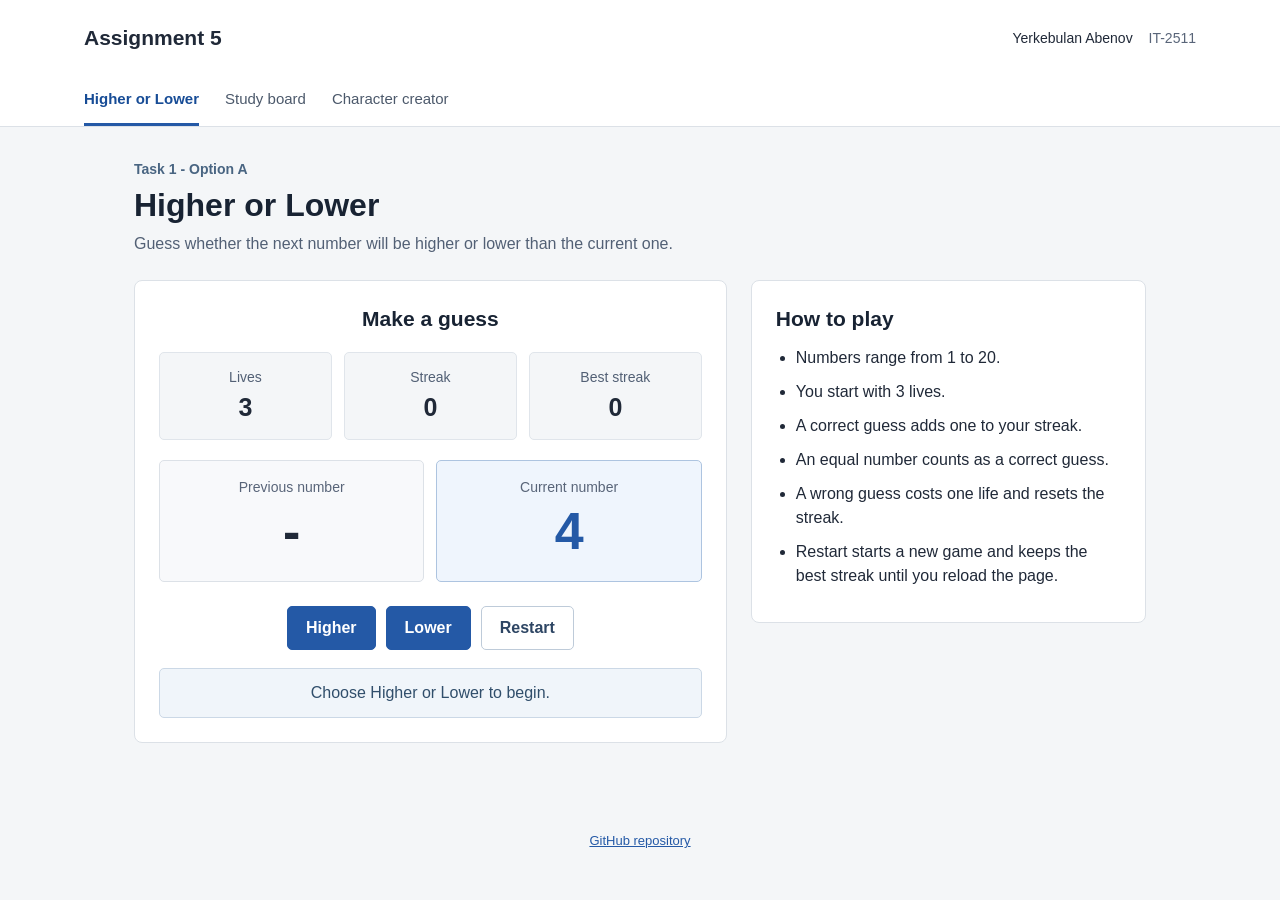
<file: index.html>
<!DOCTYPE html>
<html lang="en">
<head>
  <meta charset="UTF-8">
  <meta name="viewport" content="width=device-width, initial-scale=1.0">
  <meta name="description" content="JavaScript Assignment 5 by Yerkebulan Abenov, IT-2511.">
  <title>Higher or Lower | Assignment 5</title>
  <link rel="stylesheet" href="style.css">
  <script src="js/task1.js" defer></script>
</head>
<body>
  <header class="site-header">
    <div class="header-inner">
      <a class="brand" href="index.html">Assignment 5</a>
      <p class="student-info">Yerkebulan Abenov <span>IT-2511</span></p>
    </div>
    <nav class="nav" aria-label="Main navigation">
      <a href="index.html" aria-current="page">Higher or Lower</a>
      <a href="board.html">Study board</a>
      <a href="character.html">Character creator</a>
    </nav>
  </header>

  <main class="page">
    <div class="page-heading">
      <p class="eyebrow">Task 1 - Option A</p>
      <h1>Higher or Lower</h1>
      <p>Guess whether the next number will be higher or lower than the current one.</p>
    </div>

    <div class="game-layout">
      <section class="panel game-panel" id="game-panel" aria-labelledby="game-title">
        <h2 id="game-title">Make a guess</h2>
        <div class="stats">
          <div class="stat">
            <span class="stat-label">Lives</span>
            <strong class="stat-value" id="lives">-</strong>
          </div>
          <div class="stat">
            <span class="stat-label">Streak</span>
            <strong class="stat-value" id="streak">-</strong>
          </div>
          <div class="stat">
            <span class="stat-label">Best streak</span>
            <strong class="stat-value" id="best-streak">-</strong>
          </div>
        </div>

        <div class="number-row">
          <div class="number-box">
            <span>Previous number</span>
            <strong id="previous-number">-</strong>
          </div>
          <div class="number-box current-number-box">
            <span>Current number</span>
            <strong id="current-number">-</strong>
          </div>
        </div>

        <div class="button-row">
          <button class="button" id="higher-button" type="button">Higher</button>
          <button class="button" id="lower-button" type="button">Lower</button>
          <button class="button button-secondary" id="restart-button" type="button">Restart</button>
        </div>
        <p class="message is-neutral" id="game-message" role="status" aria-live="polite"></p>
      </section>

      <aside class="panel rules-panel" aria-labelledby="rules-title">
        <h2 id="rules-title">How to play</h2>
        <ul class="rules-list">
          <li>Numbers range from <span id="number-range"></span>.</li>
          <li>You start with <span id="starting-lives"></span> lives.</li>
          <li>A correct guess adds one to your streak.</li>
          <li>An equal number counts as a correct guess.</li>
          <li>A wrong guess costs one life and resets the streak.</li>
          <li>Restart starts a new game and keeps the best streak until you reload the page.</li>
        </ul>
      </aside>
    </div>
  </main>

  <footer class="site-footer">
    <a href="https://github.com/Abenovv/Web-technology-5-assignment">GitHub repository</a>
  </footer>
</body>
</html>
</file>
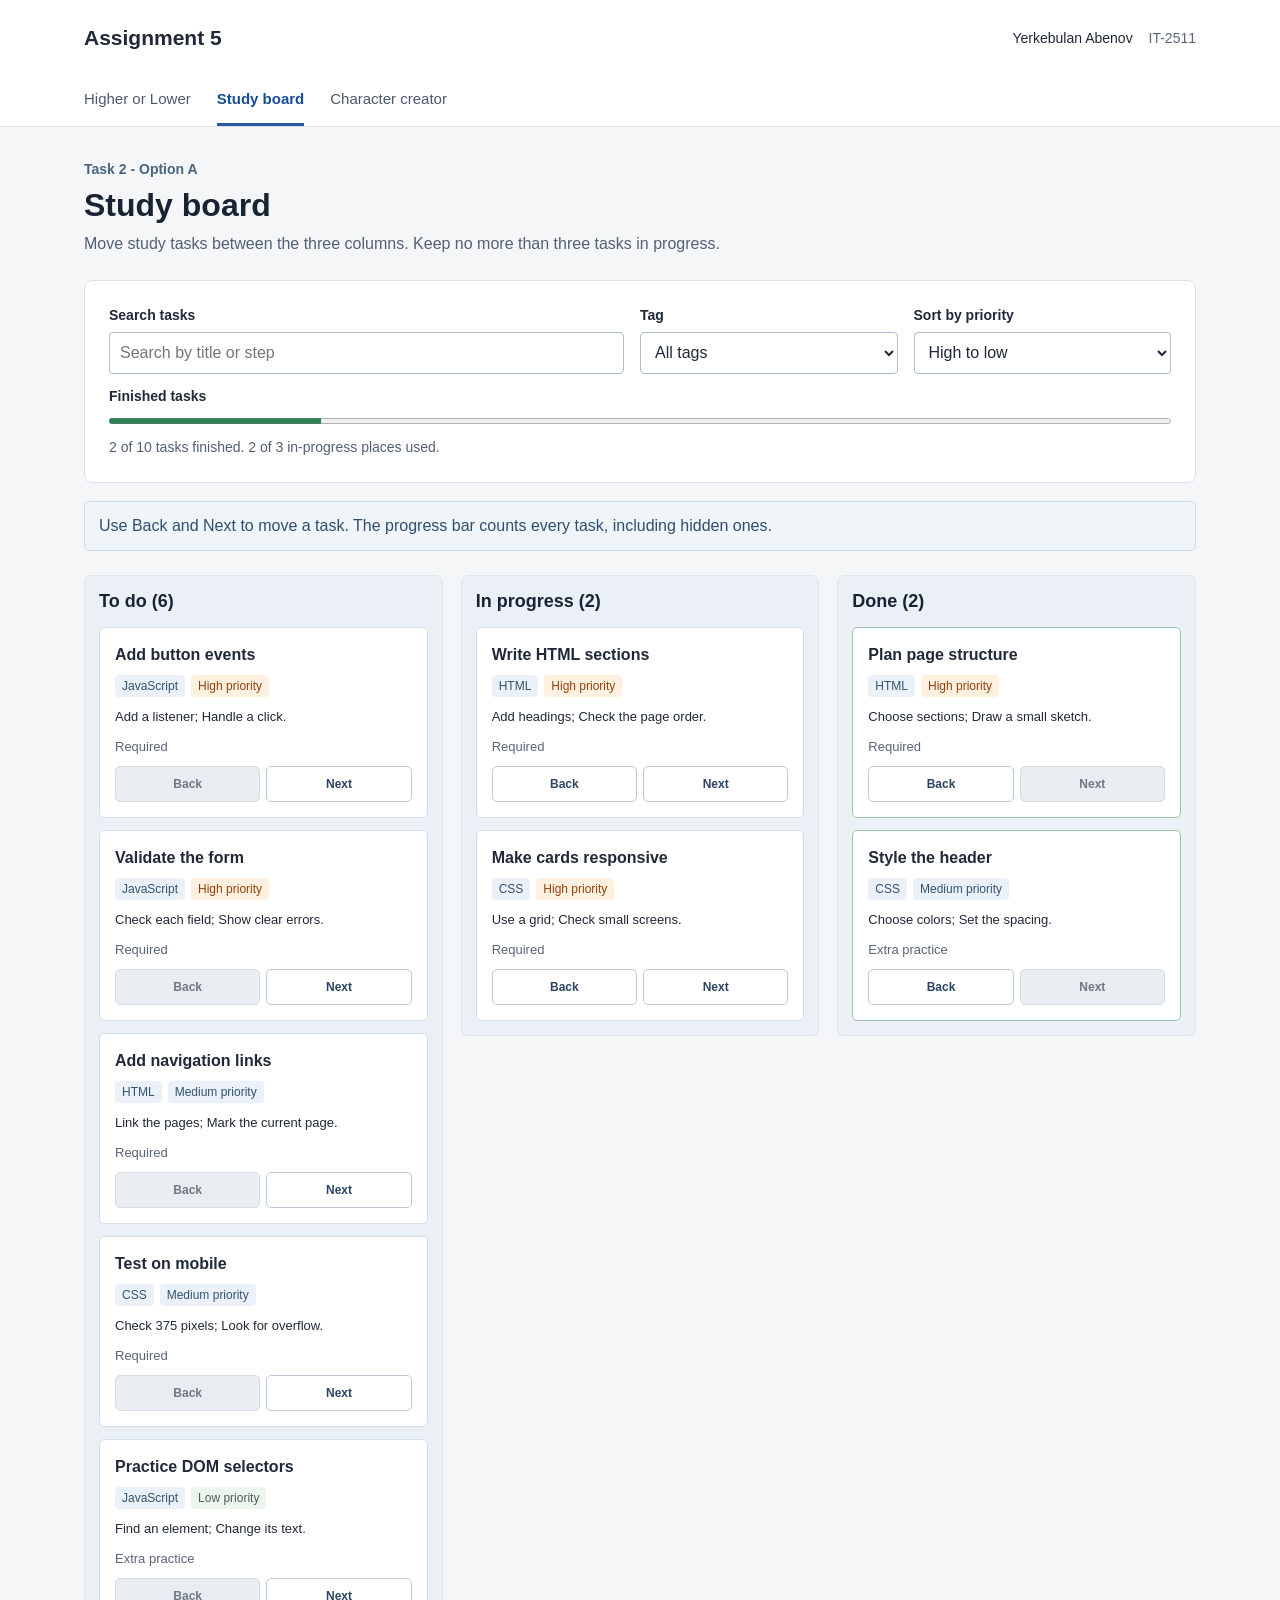
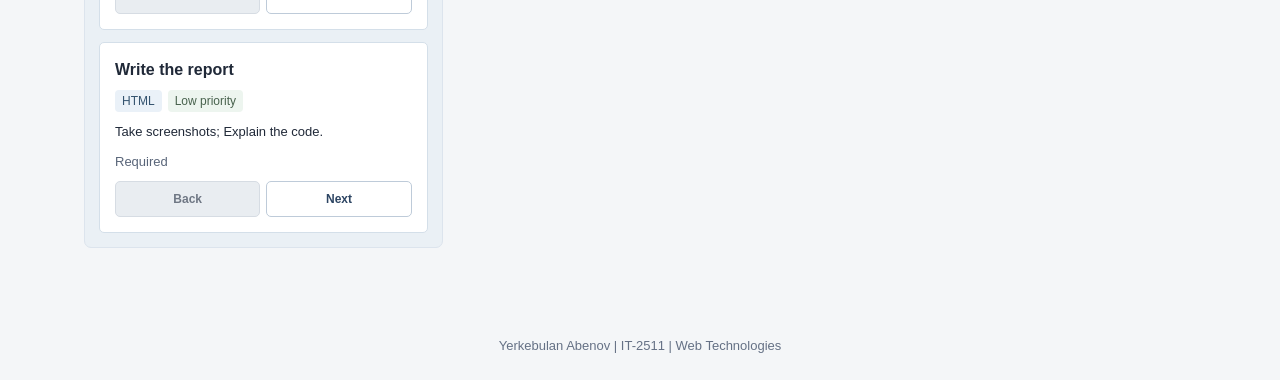
<file: board.html>
<!DOCTYPE html>
<html lang="en">
<head>
  <meta charset="UTF-8">
  <meta name="viewport" content="width=device-width, initial-scale=1.0">
  <meta name="description" content="A simple study board built from a JavaScript array.">
  <title>Study board | Assignment 5</title>
  <link rel="stylesheet" href="style.css">
  <script src="js/task2.js" defer></script>
</head>
<body>
  <header class="site-header">
    <div class="header-inner">
      <a class="brand" href="index.html">Assignment 5</a>
      <p class="student-info">Yerkebulan Abenov <span>IT-2511</span></p>
    </div>
    <nav class="nav" aria-label="Main navigation">
      <a href="index.html">Higher or Lower</a>
      <a href="board.html" aria-current="page">Study board</a>
      <a href="character.html">Character creator</a>
    </nav>
  </header>

  <main class="page page-wide">
    <div class="page-heading">
      <p class="eyebrow">Task 2 - Option A</p>
      <h1>Study board</h1>
      <p>Move study tasks between the three columns. Keep no more than three tasks in progress.</p>
    </div>

    <section class="panel" aria-label="Board controls">
      <div class="board-controls">
        <div class="field">
          <label for="task-search">Search tasks</label>
          <input id="task-search" type="search" placeholder="Search by title or step">
        </div>
        <div class="field">
          <label for="tag-filter">Tag</label>
          <select id="tag-filter"></select>
        </div>
        <div class="field">
          <label for="priority-sort">Sort by priority</label>
          <select id="priority-sort">
            <option value="high">High to low</option>
            <option value="low">Low to high</option>
          </select>
        </div>
      </div>
      <div class="board-progress">
        <label for="board-progress">Finished tasks</label>
        <progress id="board-progress"></progress>
        <p id="board-summary" aria-live="polite"></p>
      </div>
    </section>

    <p id="board-message" class="message is-neutral" role="status" aria-live="polite"></p>
    <p id="board-empty" class="empty-state" hidden></p>
    <div id="board" class="board" aria-label="Study tasks"></div>
  </main>

  <footer class="site-footer">
    <p>Yerkebulan Abenov | IT-2511 | Web Technologies</p>
  </footer>
</body>
</html>
</file>
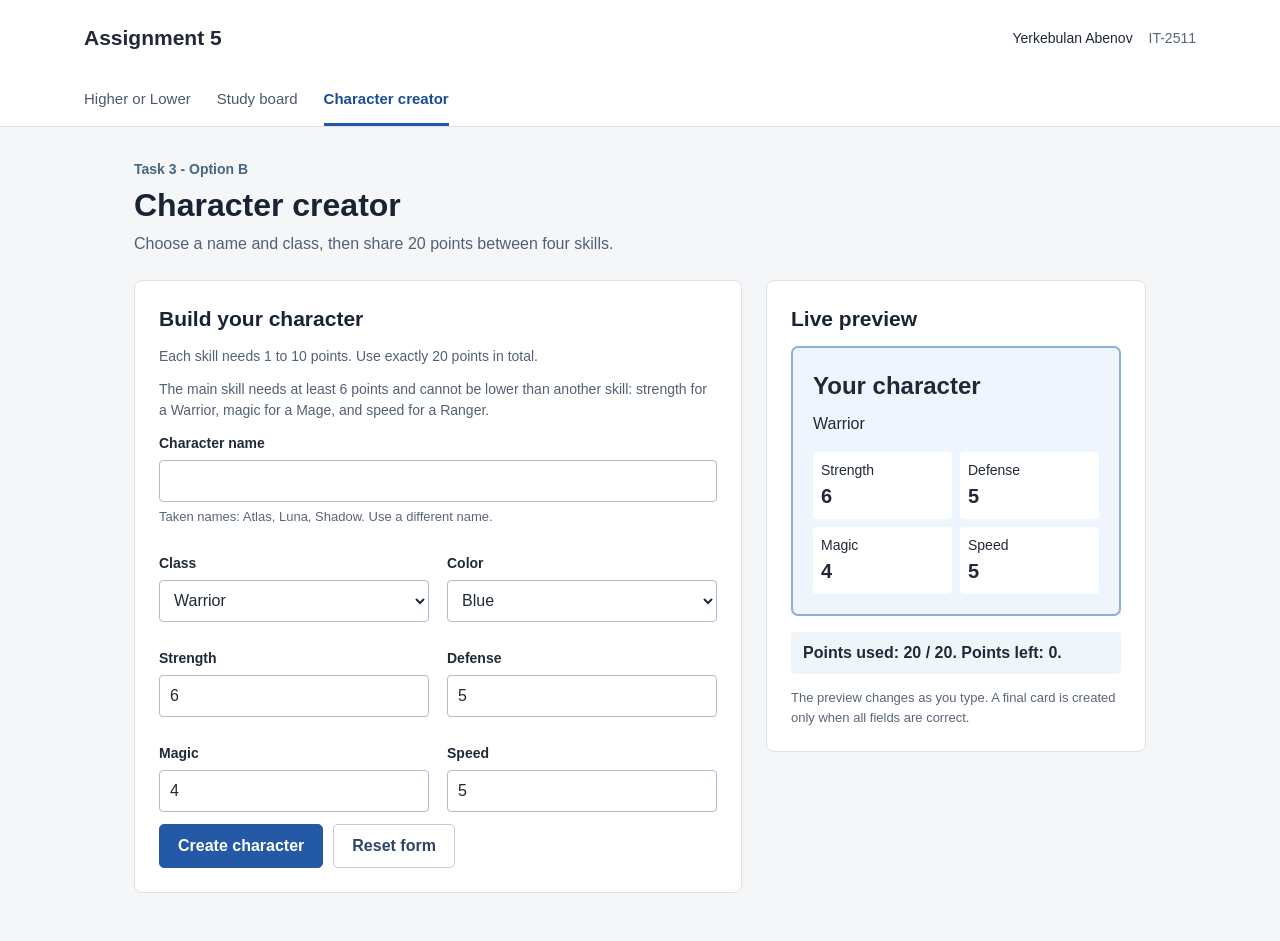
<file: character.html>
<!DOCTYPE html>
<html lang="en">
<head>
  <meta charset="UTF-8">
  <meta name="viewport" content="width=device-width, initial-scale=1.0">
  <title>Character Creator | Assignment 5</title>
  <link rel="stylesheet" href="style.css">
  <script src="js/task3.js" defer></script>
</head>
<body>
  <header class="site-header">
    <div class="header-inner">
      <a class="brand" href="index.html">Assignment 5</a>
      <p class="student-info">Yerkebulan Abenov <span>IT-2511</span></p>
    </div>
    <nav class="nav" aria-label="Main navigation">
      <a href="index.html">Higher or Lower</a>
      <a href="board.html">Study board</a>
      <a href="character.html" aria-current="page">Character creator</a>
    </nav>
  </header>

  <main class="page">
    <div class="page-heading">
      <p class="eyebrow">Task 3 - Option B</p>
      <h1>Character creator</h1>
      <p>Choose a name and class, then share 20 points between four skills.</p>
    </div>

    <div class="character-layout">
      <section class="panel" aria-labelledby="form-heading">
        <h2 id="form-heading">Build your character</h2>
        <p class="form-rules">Each skill needs 1 to 10 points. Use exactly 20 points in total.</p>
        <p class="form-rules">The main skill needs at least 6 points and cannot be lower than another skill: strength for a Warrior, magic for a Mage, and speed for a Ranger.</p>

        <form id="character-form">
          <p id="form-summary" class="message is-error" role="alert" hidden></p>

          <div class="form-grid">
            <div class="field field-full">
              <label for="character-name">Character name</label>
              <input id="character-name" name="characterName" type="text" required minlength="2" maxlength="20" autocomplete="off" aria-describedby="name-help character-name-error">
              <p id="name-help" class="field-help">Taken names: <span id="taken-names">Atlas, Luna, Shadow</span>. Use a different name.</p>
              <p id="character-name-error" class="field-error" aria-live="polite"></p>
            </div>

            <div class="field">
              <label for="character-class">Class</label>
              <select id="character-class" name="characterClass" required aria-describedby="character-class-error">
                <option value="warrior">Warrior</option>
                <option value="mage">Mage</option>
                <option value="ranger">Ranger</option>
              </select>
              <p id="character-class-error" class="field-error" aria-live="polite"></p>
            </div>

            <div class="field">
              <label for="character-color">Color</label>
              <select id="character-color" name="characterColor" required aria-describedby="character-color-error">
                <option value="blue">Blue</option>
                <option value="green">Green</option>
                <option value="red">Red</option>
              </select>
              <p id="character-color-error" class="field-error" aria-live="polite"></p>
            </div>

            <div class="field">
              <label for="strength">Strength</label>
              <input id="strength" name="strength" type="number" min="1" max="10" step="1" value="6" required aria-describedby="strength-error">
              <p id="strength-error" class="field-error" aria-live="polite"></p>
            </div>

            <div class="field">
              <label for="defense">Defense</label>
              <input id="defense" name="defense" type="number" min="1" max="10" step="1" value="5" required aria-describedby="defense-error">
              <p id="defense-error" class="field-error" aria-live="polite"></p>
            </div>

            <div class="field">
              <label for="magic">Magic</label>
              <input id="magic" name="magic" type="number" min="1" max="10" step="1" value="4" required aria-describedby="magic-error">
              <p id="magic-error" class="field-error" aria-live="polite"></p>
            </div>

            <div class="field">
              <label for="speed">Speed</label>
              <input id="speed" name="speed" type="number" min="1" max="10" step="1" value="5" required aria-describedby="speed-error">
              <p id="speed-error" class="field-error" aria-live="polite"></p>
            </div>
          </div>

          <div class="button-row">
            <button class="button" type="submit">Create character</button>
            <button id="reset-character" class="button button-secondary" type="button">Reset form</button>
          </div>
        </form>
      </section>

      <aside class="character-sidebar" aria-label="Character preview and result">
        <section class="panel preview-panel" aria-labelledby="preview-heading">
          <h2 id="preview-heading">Live preview</h2>
          <div id="character-preview" class="character-card color-blue">
            <h3 id="preview-name">Your character</h3>
            <p id="preview-class">Warrior</p>
            <div class="skill-grid">
              <p><span>Strength</span><strong id="preview-strength">6</strong></p>
              <p><span>Defense</span><strong id="preview-defense">5</strong></p>
              <p><span>Magic</span><strong id="preview-magic">4</strong></p>
              <p><span>Speed</span><strong id="preview-speed">5</strong></p>
            </div>
          </div>
          <p id="points-counter" class="points-counter" role="status">Points used: 20 / 20. Points left: 0.</p>
          <p class="field-help">The preview changes as you type. A final card is created only when all fields are correct.</p>
        </section>
        <section id="character-result" class="panel result-panel" aria-live="polite" tabindex="-1" hidden></section>
      </aside>
    </div>
  </main>
</body>
</html>
</file>
<file: style.css>
* {
    box-sizing: border-box;
}

body {
    margin: 0;
    color: #202938;
    background: #f4f6f8;
    font-family: Arial, sans-serif;
    font-size: 16px;
    line-height: 1.5;
}

a {
    color: #2459a6;
}

button, input, select {
    font: inherit;
}

button, a, input, select {
    -webkit-tap-highlight-color: transparent;
}

button:focus-visible, a:focus-visible, input:focus-visible, select:focus-visible,
[tabindex]:focus-visible {
    outline: 3px solid #e2a324;
    outline-offset: 3px;
}

.site-header {
    background: #ffffff;
    border-bottom: 1px solid #dce1e7;
}

.header-inner, .nav {
    max-width: 1160px;
    margin: 0 auto;
    padding: 0 24px;
}

.header-inner {
    display: flex;
    align-items: center;
    justify-content: space-between;
    gap: 16px;
    min-height: 76px;
}

.brand {
    color: #202938;
    font-size: 21px;
    font-weight: bold;
    text-decoration: none;
}

.student-info {
    margin: 0;
    font-size: 14px;
    text-align: right;
}

.student-info span {
    margin-left: 12px;
    color: #596579;
}

.nav {
    display: flex;
    gap: 26px;
}

.nav a {
    padding: 12px 0;
    color: #4c596b;
    border-bottom: 3px solid transparent;
    font-size: 15px;
    text-decoration: none;
}

.nav a:hover {
    color: #174c96;
}

.nav a[aria-current="page"] {
    border-bottom-color: #2459a6;
    color: #174c96;
    font-weight: bold;
}

.page {
    max-width: 1060px;
    margin: 0 auto;
    padding: 32px 24px 48px;
}

.page-wide {
    max-width: 1160px;
}

.page-heading {
    margin-bottom: 24px;
}

.eyebrow {
    margin: 0 0 6px;
    color: #496582;
    font-size: 14px;
    font-weight: bold;
}

h1 {
    margin: 0 0 8px;
    color: #182333;
    font-size: 32px;
    line-height: 1.2;
}

h2 {
    margin: 0 0 14px;
    color: #182333;
    font-size: 21px;
    line-height: 1.3;
}

h3 {
    margin: 0 0 8px;
    font-size: 17px;
}

p {
    margin: 0 0 14px;
}

.page-heading > p:last-child, .lead {
    margin-bottom: 0;
    color: #526075;
}

.panel {
    min-width: 0;
    padding: 24px;
    background: #ffffff;
    border: 1px solid #dce1e7;
    border-radius: 8px;
}

.button-row, .card-actions {
    display: flex;
    flex-wrap: wrap;
    gap: 10px;
    align-items: center;
}

.button, button {
    display: inline-block;
    min-height: 42px;
    padding: 9px 18px;
    border: 1px solid #2459a6;
    border-radius: 5px;
    color: #ffffff;
    background: #2459a6;
    font-weight: bold;
    cursor: pointer;
}

.button:hover, button:hover {
    background: #194581;
    border-color: #194581;
}

.button-secondary {
    color: #2d4563;
    border-color: #becbd9;
    background: #ffffff;
}

.button-secondary:hover {
    background: #eaf0f6;
    border-color: #829bb8;
}

button:disabled, .button:disabled {
    color: #6f7784;
    background: #e9edf1;
    border-color: #d6dce3;
    cursor: not-allowed;
}

.message {
    margin: 18px 0 0;
    padding: 12px 14px;
    border: 1px solid #cbd8e6;
    border-radius: 5px;
    color: #304e6b;
    background: #f0f5fa;
}

.message:empty {
    display: none;
}

.is-neutral {
    color: #304e6b;
    border-color: #cbd8e6;
    background: #f0f5fa;
}

.is-success {
    color: #205c3b;
    border-color: #b2d6bf;
    background: #edf8f0;
}

.is-error {
    color: #9b2930;
    border-color: #e8b7ba;
    background: #fff1f1;
}

.stats {
    display: grid;
    grid-template-columns: repeat(3, 1fr);
    gap: 12px;
    margin: 20px 0;
}

.stat {
    padding: 12px;
    background: #f4f6f8;
    border: 1px solid #e0e5eb;
    border-radius: 5px;
    text-align: center;
}

.stat strong, .stat .stat-value {
    display: block;
    font-size: 25px;
}

.stat span, .stat .stat-label {
    color: #526075;
    font-size: 14px;
}

.game-layout {
    display: grid;
    grid-template-columns: 1.5fr 1fr;
    align-items: start;
    gap: 24px;
}

.number-display, .current-number {
    margin: 12px 0;
    color: #2459a6;
    font-size: 72px;
    font-weight: bold;
    line-height: 1.2;
}

.game-panel {
    text-align: center;
}

.game-panel .button-row {
    justify-content: center;
}

.number-row {
    display: grid;
    grid-template-columns: repeat(2, 1fr);
    gap: 12px;
    margin: 20px 0 24px;
}

.number-box {
    padding: 16px 8px;
    border: 1px solid #dce1e7;
    border-radius: 5px;
    background: #f8f9fb;
}

.number-box span {
    display: block;
    color: #596579;
    font-size: 14px;
}

.number-box strong {
    display: block;
    font-size: 52px;
    line-height: 1.3;
}

.current-number-box {
    color: #2459a6;
    border-color: #adc4e0;
    background: #eff5fd;
}

.is-game-over {
    border-color: #dba6aa;
}

.rules-list, .rules-panel ul {
    margin: 0;
    padding-left: 20px;
}

.rules-list li, .rules-panel li {
    margin-bottom: 10px;
}

.small-text, .help-text, .field-hint, .muted {
    color: #596579;
    font-size: 14px;
}

label, .field-label {
    display: block;
    margin-bottom: 6px;
    font-size: 14px;
    font-weight: bold;
}

input, select {
    width: 100%;
    min-width: 0;
    min-height: 42px;
    padding: 8px 10px;
    color: #202938;
    background: #ffffff;
    border: 1px solid #aebdce;
    border-radius: 4px;
}

input[aria-invalid="true"], select[aria-invalid="true"] {
    border-color: #bc3841;
    background: #fff8f8;
}

.board-controls, .controls-grid, .filters {
    display: grid;
    grid-template-columns: 2fr 1fr 1fr;
    gap: 16px;
}

.board-summary, .progress-section {
    margin-top: 20px;
}

progress {
    display: block;
    width: 100%;
    height: 12px;
    margin-top: 8px;
    accent-color: #2b8252;
}

.board {
    display: grid;
    grid-template-columns: repeat(3, minmax(0, 1fr));
    align-items: start;
    gap: 18px;
    margin-top: 24px;
}

.board-column {
    min-width: 0;
    padding: 14px;
    background: #eaf0f5;
    border: 1px solid #dce4ed;
    border-radius: 7px;
}

.board-column > h2 {
    margin-bottom: 14px;
    font-size: 18px;
}

.task-card {
    margin-bottom: 12px;
    padding: 15px;
    background: #ffffff;
    border: 1px solid #d4dfe9;
    border-radius: 5px;
}

.task-card:last-child {
    margin-bottom: 0;
}

.task-card h3 {
    overflow-wrap: anywhere;
    font-size: 16px;
}

.task-card p {
    margin-bottom: 10px;
    font-size: 13px;
}

.card-meta {
    display: flex;
    flex-wrap: wrap;
    gap: 6px;
    margin-bottom: 10px;
}

.tag, .priority, .required-label {
    padding: 2px 7px;
    border-radius: 4px;
    color: #34536f;
    background: #eaf1f8;
    font-size: 12px;
}

.priority-high {
    color: #90420c;
    background: #fff0df;
}

.priority-3 {
    color: #90420c;
    background: #fff0df;
}

.priority-1 {
    color: #48624d;
    background: #edf5ef;
}

.task-required {
    color: #596579;
    font-size: 12px;
}

.task-card.is-done {
    border-color: #9dc3ad;
}

.column-empty {
    margin: 0;
    padding: 12px 4px;
    color: #596579;
    font-size: 14px;
}

.board-progress p {
    margin: 10px 0 0;
    color: #526075;
    font-size: 14px;
}

.card-actions {
    gap: 6px;
}

.card-actions button {
    flex: 1;
    min-height: 36px;
    padding: 6px 8px;
    font-size: 12px;
}

.empty-state {
    padding: 16px;
    color: #596579;
    border: 1px dashed #aebdce;
    border-radius: 5px;
    text-align: center;
}

.character-layout {
    display: grid;
    grid-template-columns: 1.6fr 1fr;
    align-items: start;
    gap: 24px;
}

.form-grid, .skill-grid {
    display: grid;
    grid-template-columns: repeat(2, minmax(0, 1fr));
    gap: 14px 18px;
}

.field {
    min-width: 0;
    margin-bottom: 12px;
}

.field-error {
    margin: 5px 0 0;
    color: #a52630;
    font-size: 13px;
}

.field-error:empty {
    display: none;
}

.field-full {
    grid-column: 1 / -1;
}

.field-help {
    margin: 5px 0 0;
    color: #596579;
    font-size: 13px;
}

.form-rules {
    margin: 0 0 12px;
    color: #526075;
    font-size: 14px;
}

.form-rules li {
    margin-bottom: 5px;
}

.points-counter {
    margin-bottom: 14px;
    padding: 9px 12px;
    border-radius: 4px;
    background: #f0f5fa;
    font-weight: bold;
}

.points-counter.is-error {
    color: #9b2930;
    background: #fff1f1;
}

.character-sidebar {
    display: grid;
    gap: 20px;
    min-width: 0;
}

.result-panel .message {
    margin: 0 0 16px;
}

.character-card .skill-grid span, .character-card .skill-grid strong {
    display: block;
}

.character-card .skill-grid strong {
    font-size: 20px;
}

fieldset {
    min-width: 0;
    margin: 6px 0 18px;
    padding: 16px;
    border: 1px solid #dce1e7;
    border-radius: 5px;
}

legend {
    padding: 0 6px;
    font-weight: bold;
}

.character-card {
    margin-bottom: 16px;
    padding: 20px;
    border: 2px solid #90afd8;
    border-radius: 7px;
    background: #eff5fd;
    overflow-wrap: anywhere;
}

.character-card h3 {
    font-size: 24px;
}

.character-card .skill-grid {
    margin-top: 16px;
    gap: 8px;
}

.character-card .skill-grid p {
    margin: 0;
    padding: 8px;
    background: #ffffff;
    border-radius: 4px;
    font-size: 14px;
}

.color-blue {
    border-color: #90afd8;
    background: #eff5fd;
}

.color-green {
    border-color: #8abb9e;
    background: #eff8f1;
}

.color-red {
    border-color: #d9a1a1;
    background: #fff1f1;
}

.site-footer {
    margin: 16px auto 0;
    padding: 24px;
    color: #657185;
    text-align: center;
    font-size: 13px;
}

.site-footer p {
    margin: 0;
}

[hidden] {
    display: none !important;
}

@media (max-width: 760px) {
    .header-inner {
        min-height: 84px;
    }

    .student-info span {
        display: block;
        margin: 0;
    }

    .nav {
        gap: 20px;
    }

    .nav a {
        font-size: 13px;
    }

    .page {
        padding: 24px 16px 32px;
    }

    h1 {
        font-size: 28px;
    }

    .panel {
        padding: 18px;
    }

    .game-layout, .character-layout, .board, .board-controls, .controls-grid, .filters {
        grid-template-columns: 1fr;
    }

    .game-layout, .character-layout {
        gap: 18px;
    }

    .board {
        gap: 16px;
    }

    .stats {
        gap: 8px;
    }

    .stat {
        padding: 10px 6px;
    }

    .form-grid, .skill-grid {
        gap: 12px;
    }

    .header-inner, .nav {
        padding-left: 16px;
        padding-right: 16px;
    }
}
</file>
